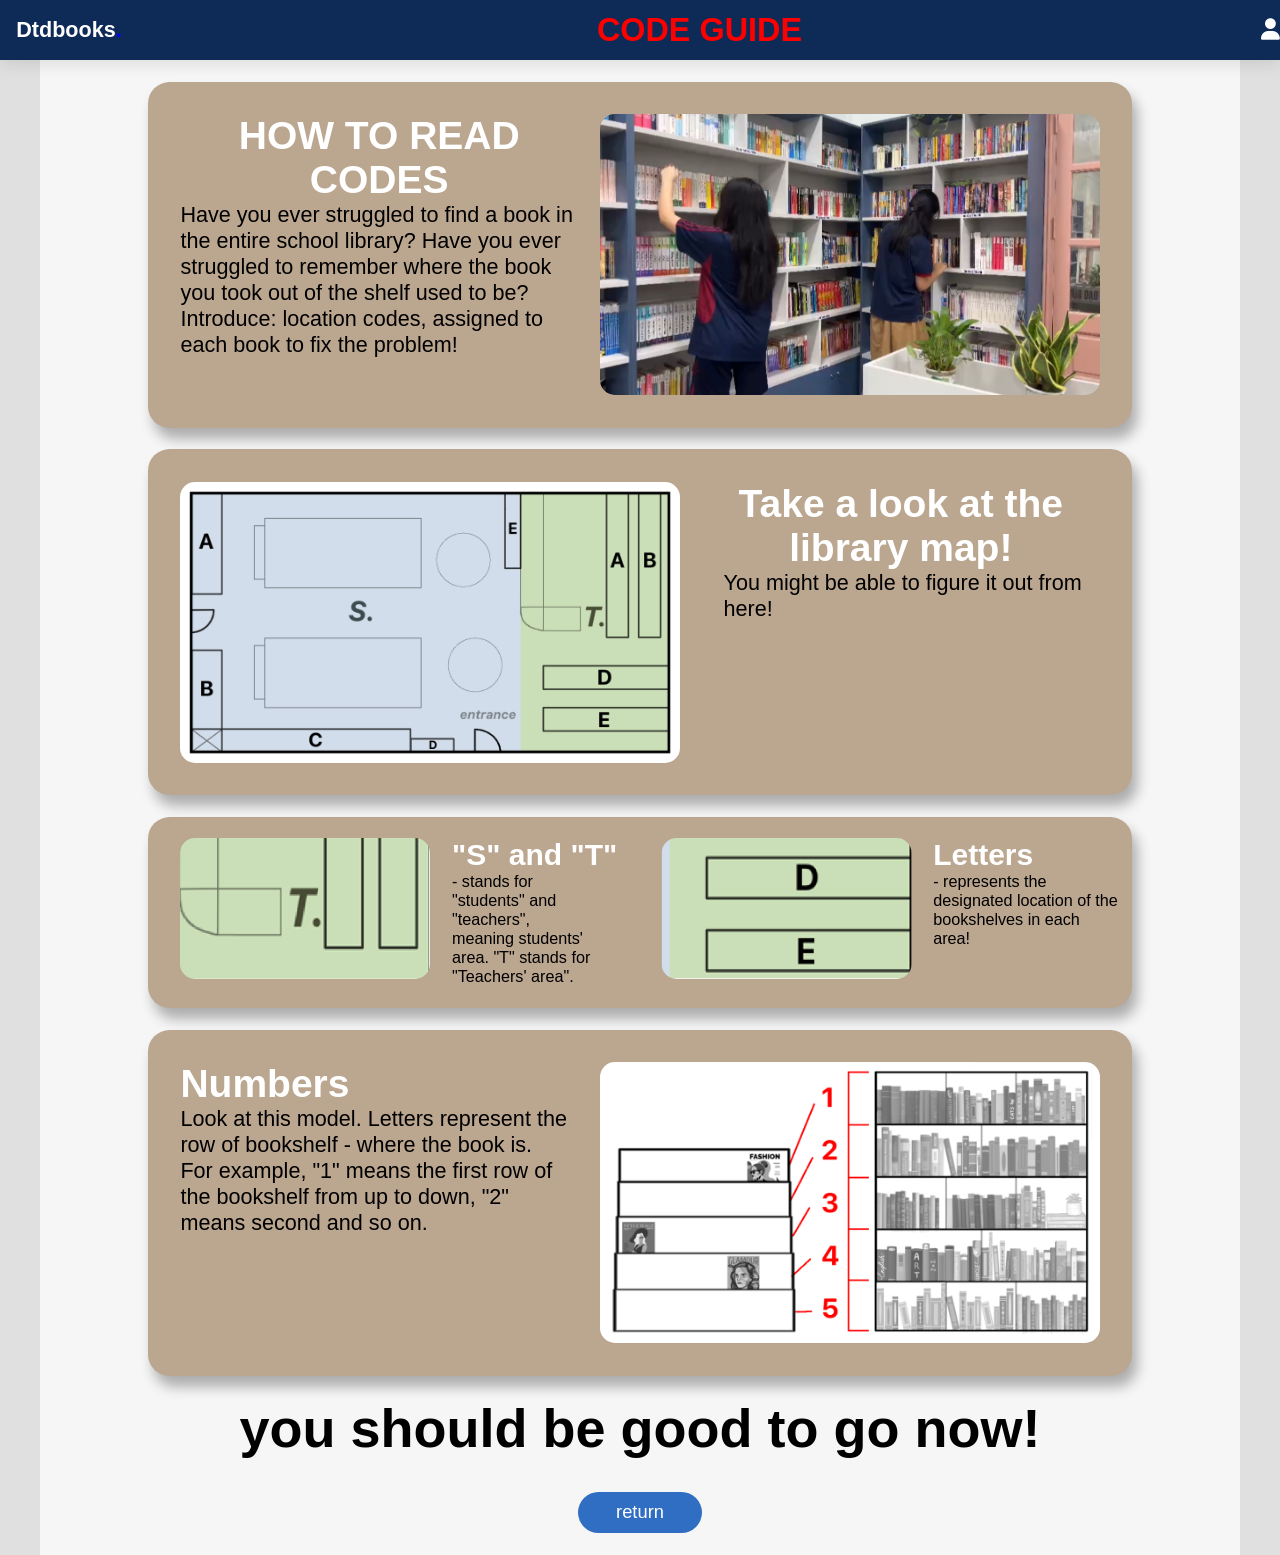
<file: index3.html>
<!DOCTYPE html>
<html lang="en">

<head>
    <meta charset="UTF-8">
    <meta http-equiv="X-UA-Compatiable" content="IE=edge">
    <meta name="viewport" content="width">
</head>
<title> alo vu a vu </title>
<link rel="stylesheet" href="style.css">
<link rel="stylesheet" href="https://cdnjs.cloudflare.com/ajax/libs/font-awesome/6.4.0/css/all.min.css">

<body>
    <nav class="bcm">
        <a href="index.html" class="logo">Dtdbooks<span>.</span></a>
        <h1>CODE GUIDE</h1>
        <div class="usre">
            <span class="fas fa-user"></span>
        </div>
    </nav>
    <div class="major">

        <section class="guide">
            <div class="section1">

                <div class="image1">
                    <img src="images/find.webp">
                </div>
                <div class="title1">
                    <h1> HOW TO READ CODES </h1>

                    <div class="text1">
                        <p>Have you ever struggled to find a book in the entire school library? Have you ever struggled
                            to
                            remember where the book you took out of the shelf used to be?
                            Introduce: location codes, assigned to each book to fix the problem!
                        </p>


                    </div>
                </div>


            </div>

            <div class="section2">

                <div class="image2">
                    <img src="images/map.webp">
                </div>
                <div class="title2">
                    <h1> Take a look at the library map!</h1>

                    <div class="text2">
                        <p> You might be able to figure it out from here!
                        </p>


                    </div>
                </div>


            </div>

            <div class="section3">

                <div class="s3a">
                    <div class="image">
                        <img src="images/aa.png">
                    </div>
                    <div class="card">
                        <div class="title">
                            <h1>"S" and "T"</h1>
                        </div>


                        <div class="text">
                            <p>- stands for
                                <br> "students" and "teachers",
                                <br> meaning students' area.
                                "T" stands for "Teachers' area".
                            </p>
                        </div>
                    </div>
                </div>

                <div class="s3b">

                    <div class="image">
                        <img src="images/de.png">
                    </div>
                    <div class="card">
                        <div class="title">
                            <h1>Letters</h1>
                        </div>
                        <div class="text">
                            <p>- represents the designated location of the bookshelves in each area!
                            </p>

                        </div>
                    </div>
                </div>

            </div>

            <div class="section4">

                <div class="image">
                    <img src="images/letter.webp">
                </div>
                <div class="title">
                    <h1> Numbers </h1>

                    <div class="text">
                        <p> Look at this model. Letters represent the row of bookshelf - where the book is. <br> For
                            example, "1" means the first row of the bookshelf from up to down, "2" means second and so
                            on.
                        </p>


                    </div>
                </div>


            </div>
        </section>

        <div class="end">
            <h1>you should be good to go now!</h1>
            <div class="mmb">
                <a href="index2.html" class="btn"> return</a>
            </div>
        </div>
    </div>
</body>
</file>
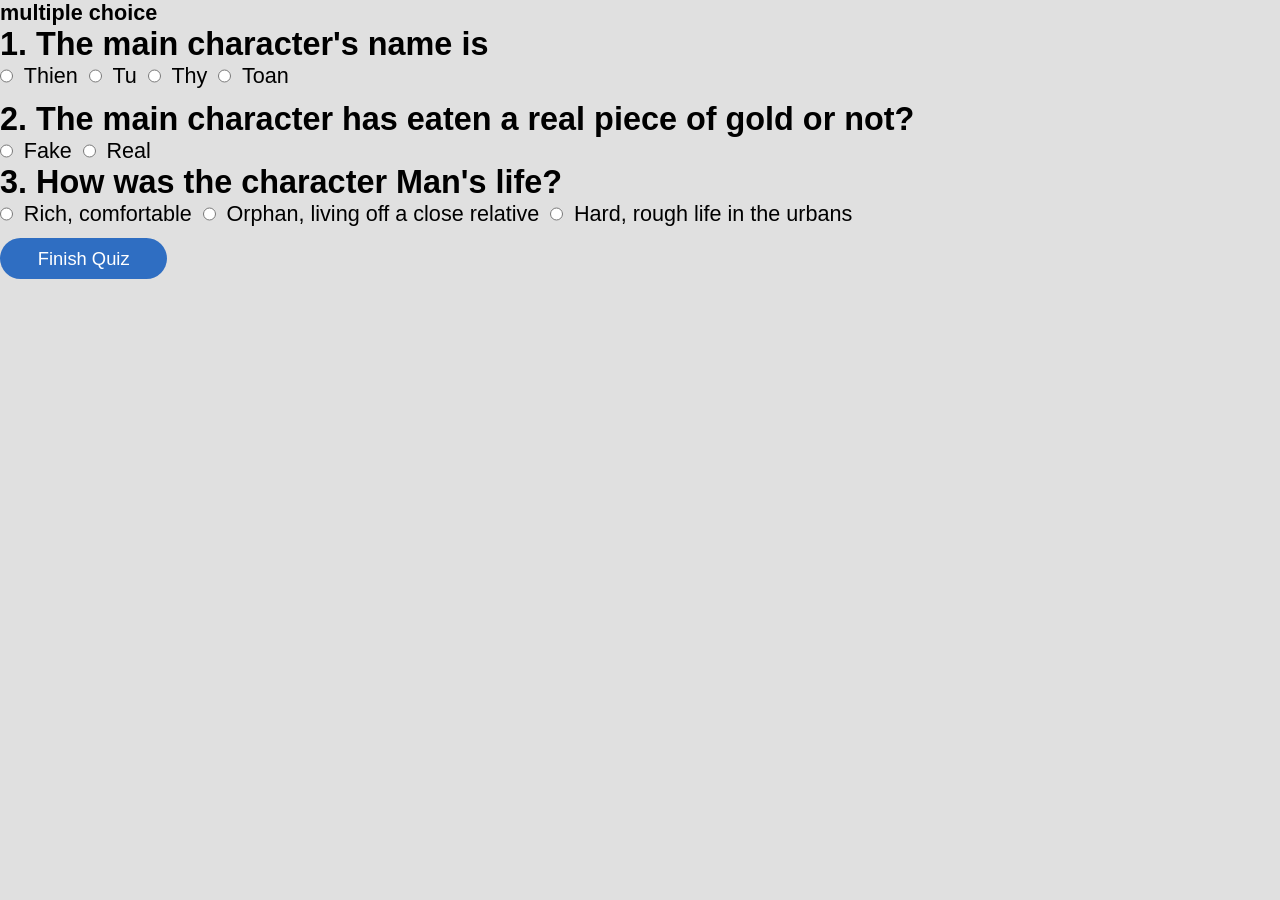
<file: test.html>
<!DOCTYPE html>
<html lang="en">

<head>
    <meta charset="UTF-8">
    <meta name="viewport" content="width=device-width, initial-scale=1.0">
    <title>Quiz App</title>
    <link rel="stylesheet" href="style.css">
    <!-- google font  -->
    <link rel="stylesheet"
        href="https://fonts.googleapis.com/css2?family=Material+Symbols+Outlined:opsz,wght,FILL,GRAD@24,400,0,0&display=swap" />
</head>

<body>
    <form>
        <h1> multiple choice</h1>
        <div class="q">


            <h2> 1. The main character's name is </h2>


            <div class="choice">
                <input type="radio" name="q1" value="abc">Thien
                <input type="radio" name="q1" value="abc">Tu
                <input type="radio" name="q1" value="abc">Thy
                <input type="radio" name="q1" value="abc">Toan
            </div>
        </div>
        <br>

        <div class="q">
            <h2> 2. The main character has eaten a real piece of gold or not?</h2>
            <div class="choice">
                <input type="radio" name="q1" value="abc">Fake
                <input type="radio" name="q1" value="abc">Real
            </div>
        </div>


        <div class="q">
            <h2> 3. How was the character Man's life?</h2>
            <div class="choice">
                <input type="radio" name="q1" value="abc">Rich, comfortable
                <input type="radio" name="q1" value="abc">Orphan, living off a close relative
                <input type="radio" name="q1" value="abc">Hard, rough life in the urbans

            </div>
        </div>
<div class="end">
    <a href="" class="btn">Finish Quiz</a>
</div>
    </form>
</body>

</html>
</file>
<file: style.css>
:root {
    --navy: #0e2a57;
    --blue: #2f6ec2;
    --sky: #bba690;
    --title: #ffffff;
}

* {
    margin: 0;
    padding: 0;
    box-sizing: border-box;
    font-family: Verdana, Geneva, Tahoma, sans-serif;
    outline: none;
    border: none;
    text-decoration: none;
    transition: .2s linear;
}

html {
    font-size: 67.5%;
    scroll-behavior: smooth;
    scroll-padding-top: 6rem;
    overflow-x: hidden;
}



section {
    padding: 2rem 9%;
}

.btn {
    display: inline-block;
    margin-top: 1rem;
    border-radius: 5rem;
    background: #2f6ec2;
    color: #fff;
    padding: .9rem 3.5rem;
    cursor: pointer;
    font-size: 1.7rem;
    transition-duration: .2s;
}

.btn:hover {
    background: var(--navy);
}

.heading {
    text-align: center;
    font-size: 4rem;
    color: #333;
    padding: 1rem;
    margin: 2rem 0;
    background: rgba(55, 121, 44, 0.573)
}

.heading span {

    color: var(--blue)
}




header {
    position: fixed;
    top: 0;
    left: 0;
    right: 0;
    display: flex;
    align-items: center;
    justify-content: space-between;
    z-index: 1000;
    box-shadow: 0 .5rem 1rem rgba(0, 0, 0, 0.1);
}

header .logo {
    font-size: 3rem;
    color: #333;
    font-weight: bolder;
}


header .logo span {
    color: var(--blue);
}

.navbar {
    display: flex;
    justify-content: space-between;
    align-items: center;
    text-align: center;
    width: 100%;
    height: 60px;
    background: var(--navy);
    box-shadow: #333;
}

.navbar a{
    font-size: 2rem;
    padding: 0 1.5rem;
    color: #ffffff;
    background-color: var(--navy);
}


.bcm a:hover {
    color: var(--blue);
    transform: translateX(4px);

}



.navbar a:hover {
    color: var(--blue);
    transform: translateX(4px);

}

.dropdown .cate {
    transform: translateY(-199px);
    transition: all 0.4s ease;
    position: absolute;
    top: 100%;
    background-color: var(--navy);
    text-align: left;
    box-shadow: 2px 2px 5px rgba(0, 0, 0, 0.293);
    opacity: 0;
}


.navbar .dropdown:hover .cate {
    display: block;
    transform: translateY(0);
    opacity: 1;

}

.navbar .dropdown .cate a {
    display: block;
    padding: 7px 15px;

}



.home {
    display: flex;
    align-items: center;
    min-height: 100vh;
    background: url(images/op.webp) no-repeat;
    background-size: cover;
    background-position: center;

}

.home .content {
    max-width: 50rem;
}

.home .content h3 {
    font-size: 6rem;
    color: #333;
}

.home .content span {
    font-size: 3.5rem;
    color: var(--pink);
    padding: 1rem 0;
    line-height: 1.5;
}

.home .content p {
    font-size: 1.5rem;
    color: #94939e;
    padding: 1rem 0;
    line-height: 1.5;
}


.about .row .video-container {
    display: none;
}


.about .row .piccont {
    text-align: center;
    flex: 1 1 40px;

}

.about .row .content .title h1 {
    font-size: 3rem;
    color: var(--blue);
    padding: 2rem 0;
    text-align: center;
}

.piccont img {
    width: 75%;
    aspect-ratio: 4/3;
    border-radius: 1rem;
}


.test .boxcontainer .image .quantity {
    position: absolute;
    top: 1rem;
    padding: .7rem 1rem;
    font-size: 1.8rem;
    color: rgb(232, 152, 14);
    background: rgb(255, 255, 255);
    z-index: 1;
    border-radius: .5rem;
font-weight: bold;
}

.test .boxcontainer .image .quantity1 {
    position: absolute;
    top: 1rem;
    padding: .5rem 0;
    font-size: 3rem;
    color: var(--blue);
    background: rgb(255, 255, 255);
    z-index: 1;
    border-radius: .5rem;
}

.browse .boxcontainer:hover {
    transform: scale(1.07);
    cursor: pointer;
}



.acc .row {
    display: flex;
    flex-wrap: wrap;
    gap: 1.5rem;

}

.row .test form {
    flex: 1 1 40rem;
    padding: 2rem 2.5rem;
    box-shadow: 0 .5rem 1.5rem rgba(0, 0, 0, .1);
    border: .1rem solid rgba(0, 0, 0, .1);
    background: #fff;
    border-radius: .5rem;
    max-height: fit-content;

}

.acc h1 {
    color: var(--navy);
    padding-bottom: 2rem;
}

.row .image {
    aspect-ratio: 4/3;

}

.row .image img {
    width: 500px;
    aspect-ratio: 16/9;
}

.row form .box {
    width: 100%;
    padding: 1rem;
    font-size: 1.7rem;
    color: #333;
    text-transform: none;
    border: .1rem solid rgba(0, 0, 0, .1);
    border-radius: .5rem;
    margin: .7rem 0;


}

.row form .box:focus {
    border-color: #4284ee;
}


.bcm {
    top: 0;
    left: 0;
    right: 0;
    display: flex;
    align-items: center;
    position: sticky;
    z-index: 1000;
    justify-content: space-between;
    display: flex;
    align-items: center;
    text-align: center;
    width: 100%;
    height: 60px;
    background: var(--navy);
    box-shadow: #333;
    box-shadow: 0 .5rem 1.5rem rgba(0, 0, 0, .1);


}

.bcm .usre span {
    font-size: 2rem;
    color: #ffffff;
}

.bcm h1 {
    font-size: 3rem;
    color: #ff0000;

}

.bcm a {
    font-size: 2rem;
    padding: 0 1.5rem;
    color: #fff;
    font-weight: bold;
}

.bcm .logo span {
    color: blue;
}



.book .boxcont {
    box-shadow: 0 .5rem 1.2rem rgba(0, 0, 0, .1);
    border-radius: 2rem;
    border: .1rem solid rgba(0, 0, 0, 0.218);
    position: relative;
    display: flex;
background-color: white;

}

.boxcont .image img {
    position: relative;
    width: 30rem;
    height: auto;
    aspect-ratio: 3/4;
    padding: 2rem;
    border-radius: 30px;
}

.boxcont .info {
    position: relative;
    font-size: 2rem;
    padding: 2rem;
}

.info .rating {
    padding: 1rem 0;
    position: relative;
    color: #ff7b00e1;


}

.boxcont .code {
    font-size: 4rem;
    display: flex;
    color: var(--blue);
    padding-top: 2rem;
}

.boxcont .info .guide a {
    position: relative;
    font-size: 2rem;
    color: var(--blue);
    padding-top: 5rem;

}

.boxcont .info .guide:hover a {
    color: #ff0000;
}

.info .sum h3 {
    padding: 1rem 0;
    padding-top: 3rem;

}

.info .sum .show p {
    position: relative;
    background-color: #ffffff;
    font-size: 1.5rem;
    padding: 1rem;
    box-shadow: 0 .5rem 1.2rem rgba(0, 0, 0, .1);

}

.book .info .author span {
    color: #0e2a57;
    padding: 3rem 0;
    position: relative;
}

.info .sum .show p span {
    color: #ff0000;
}

.info .sum .no p {
    display: none;
    position: absolute;
    background-color: #ffffff;
    font-size: 1.5rem;
    padding: 1rem;
    transform: translateY(-12px);
    box-shadow: 0 .5rem 1.2rem rgba(0, 0, 0, .1);

}

.info .sum:hover .no p {
    display: flex;
    transition: cubic-bezier(0.075, 0.82, 0.165, 1);
}

.book {
    position: relative;
    margin-top: -40px;
}


.book .review h1 {
    font-size: 4rem;
    padding: 1rem 0;
    padding-top: 5rem;
}

.book .review {
    display: flex;
    justify-content: space-between;
    align-items: center;
}

.book .review .star span {
    position: relative;
    font-size: 3rem;
    padding: 1rem 0;
    padding-top: 3rem;
    color: rgba(255, 123, 0, 0.881);

}


.comment {
    margin-bottom: 50px;
    box-shadow: 0 .5rem 1.2rem rgba(0, 0, 0, .1);
    border-radius: 2rem;
    border: .1rem solid rgba(0, 0, 0, .1);
    margin-top: 50px;
background-color: white;
    padding: 1rem;
    border-radius: 12px;
}

.comment .up {
    display: flex;
    justify-content: space-between;
    position: relative;
}


.comment .up .username span {
    padding-left: 1rem;
    font-size: 25px;
    font-weight: bold;
    color: #e97373;
}

.comment .up .username1 span {
    padding-left: 1rem;
    font-size: 25px;
    font-weight: bold;
    color: #627fb9;
}

.comment .text p {
    font-size: 2rem;
    position: relative;
    padding: 1rem;
}

.comment .up .star {
    position: relative;
    padding: 1rem;
    color: rgba(255, 123, 0, 0.881);
}

.up .star span {
    font-size: 2rem;
}


.guide img {
    aspect-ratio: 16/9;
    border-radius: 15px;
}


.section1 {
    display: flex;
    flex-direction: row-reverse;
}

.image1 img {
    max-width: 500px;
    position: relative;
    display: flex;
}

.text1 p {
    font-size: 2rem;
    max-width: 500px;
    padding-right: 2rem;
}

.title1 h1 {
    text-align: center;
    font-size: 39px;
    color: var(--title);
    padding-right: 2rem;


}






.section2 {
    display: flex;
    padding: 3rem 0;
}

.image2 img {
    max-width: 500px;
    position: relative;
    display: flex;

}

.text2 p {
    font-size: 2rem;
    max-width: 500px;
    padding-left: 4rem;
}

.title2 h1 {
    text-align: center;
    font-size: 39px;
    color: var(--title);
    padding-left: 2rem;
}





.section3 {
    display: flex;
}

.s3a {
    display: flex;
}

.s3a .title h1 {
    text-align: center;
    font-size: 39px;
    color: var(--title);
    padding-left: 2rem;

}


.s3a .text p {
    font-size: 2rem;
    max-width: 500px;
    padding-right: 2rem;

}

.s3a .title h1 {
    text-align: center;
    font-size: 30px;
    color: var(--title);
    padding-right: rem;
    text-align: left;
}


.s3b .title h1 {
    text-align: center;
    font-size: 30px;
    color: var(--title);
    padding-left: 2rem;
    text-align: left;
}

.s3a .text p {
    position: relative;
    color: #000000;
    font-size: 1.5rem;
    padding-left: 2rem;
    max-width: 250px;
}

.s3a .image img {
    width: 250px;
}

.s3b {
    display: flex;
    transform: translateX(2rem);
}

.s3b .text p {
    position: relative;
    color: #000000;
    font-size: 1.5rem;
    padding-left: 2rem;
    max-width: 250px;
}

.s3b .image img {
    width: 250px;
}



.section4 {
    display: flex;
    padding: 3rem 0;
    flex-direction: row-reverse;
}

.section4 .image img {
    max-width: 500px;
    position: relative;
    display: flex;
}

.section4 .text p {
    font-size: 2rem;
    max-width: 500px;
    padding-right: 2rem;
    text-align: left;

}

.section4 .title h1 {
    text-align: center;
    font-size: 39px;
    color: var(--title);
    padding-right: 2rem;
    text-align: left;

}

.section1 {
    padding: 3rem;
    box-shadow: .5rem 1rem 1.2rem rgb(0, 0, 0, .3);
    border-radius: 2rem;
    background-color: var(--sky);

}

.section2 {
    margin-top: 2rem;
    padding: 3rem;
    box-shadow: .5rem 1rem 1.2rem rgb(0, 0, 0, .3);
    border-radius: 2rem;
    background-color: var(--sky);
}

.section3 {
    margin-top: 2rem;
    padding: 2rem 3rem;
    box-shadow: .5rem 1rem 1.2rem rgb(0, 0, 0, .3);
    border-radius: 2rem;
    background-color: var(--sky);
}

.section4 {
    margin-top: 2rem;

    padding: 3rem;
    box-shadow: .5rem 1rem 1.2rem rgb(0, 0, 0, .3);
    border-radius: 2rem;
    background-color: var(--sky);
}

.end h1 {
    font-size: 5rem;
    text-align: center;
}

.mmb {
    text-align: center;
    padding: 2rem;
}

.search {
    width: max-content;
    position: relative;
    display: flex;
    align-items: center;
    padding: .5rem;
    border-radius: 28px;
    background: #f6f6f6;
    margin-right: 6rem;
    transform: translateX(25px);
}

.search-input {
    font-size: 1.5rem;
    margin-left: .5rem;
    outline: none;
    border: none;
    background-color: #f6f6f6;
    display: flex;
    position: relative;
}

.boxcontainer .box .image span {

    display: non;
}

.boxcontainer .box .image .content a {
    align-items: center;
    text-align: center;
    height: 5rem;
    font-size: 2rem;
    width: 100%;
    background: var(--blue);
    color: #fff;
    padding: 1rem;
    position: absolute;
    left: 0;


}

.boxcontainer .box:hover .image .content a {

    transform: translateY(-50px);

}

.image .content h3 {
    font-size: 1.5rem;
    color: var(--navy);
    padding-top: 2rem;
    font-weight: bolder;
    padding: 2rem;
    z-index: 3;
    position: relative;
    background: white;

}


.boxcontainer .box .image .content a:hover {
    background-color: #0e2a57;
}

.test .boxcontainer {
    flex: 1 1 30rem;
    box-shadow: 0 .5rem 1.2rem rgba(0, 0, 0, 0.264);
    border-radius: 2rem;
    border: .1rem solid rgba(0, 0, 0, .1);
    position: relative;
    height: 100%;
    background-color: white;


}

.browse .boxcontainer .image img {
    width: 15rem;
    height: auto;
    aspect-ratio: 3/4;
}

.browse .boxcontainer .image {
    width: 100%;
    position: relative;
    text-align: center;
    padding-top: 2rem;
    overflow: hidden;

}

.test {
    display: flex;
    gap: 2rem;
    overflow: scroll;
}

.browse .cate h1 {
    font-size: 2.5rem;
    padding: 4rem 0;
    color: #0e2a57;
}

.scroll {
    padding-right: 1rem;
    min-width: 0;
}


body {
    background-color: #e0e0e0;

}

.major {
    background-color: #f6f6f6;
    width: 1200px;
    margin: 0 auto;
}

.meow {
    display: flex;
}

.leaderboard {
    transform: translateX(60px);
    min-width: 250px;
    width: 100%;
    box-shadow: .5rem 1rem 1.2rem rgba(0, 0, 0, 0.104);
    border-radius: 1rem;
    padding: 1rem 0;
    justify-content: center;
    text-align: center;
    max-height: 500px;
    position: sticky;
background-color: white;

    top: 50px;
}

table {
    border-collapse: collapse;
    width: 100%;

background-color: white;

}

th {

    padding: 1rem;
}

tr {
    font-size: 1.5rem;
    background: #f6f6f6;
    color: #333;
}

tr:nth-child(even) {
    font-size: 1.5em;
    background-color: #f0f0f0;
}


td {
    padding: 2rem 0;
}

.leaderboard .header h1 {
    font-size: 3rem;
    text-align: center;
    padding: 1.5rem;
}

svg {
    width: 8%;
    height: auto;
    flex-shrink: 0;
    transform: translateY(-20px);
    transform: translateX(-10px);
}

svg:hover {

    width: 9%;
    height: auto;
    cursor: pointer;
}

.form{
font-size: 2rem;
color: #333;
text-align: center;
}

.form a{
    color: rgb(10, 0, 205);
}

.circle{
border-radius: 50%;
    height: 175px;
object-fit: cover;
    width: auto;
}
.member{
    display: flex;
    justify-content: space-between;
    text-align: center;
}

.mem h1{
    padding: 1rem;
}

.mem p{
    font-size: 1.5rem;
}

.form h2{
    padding-top: 3rem;
}

.boxcont .code{
display: flex;
gap: 10rem;
}

.choice{
    display: flex;
    gap: 1rem;
    font-size: 2rem;
}

.q h2{
    display: flex;
    gap: 1rem;
    font-size: 3rem;
}

.end a{
    justify-content: center;
    text-align: center;
}
</file>
